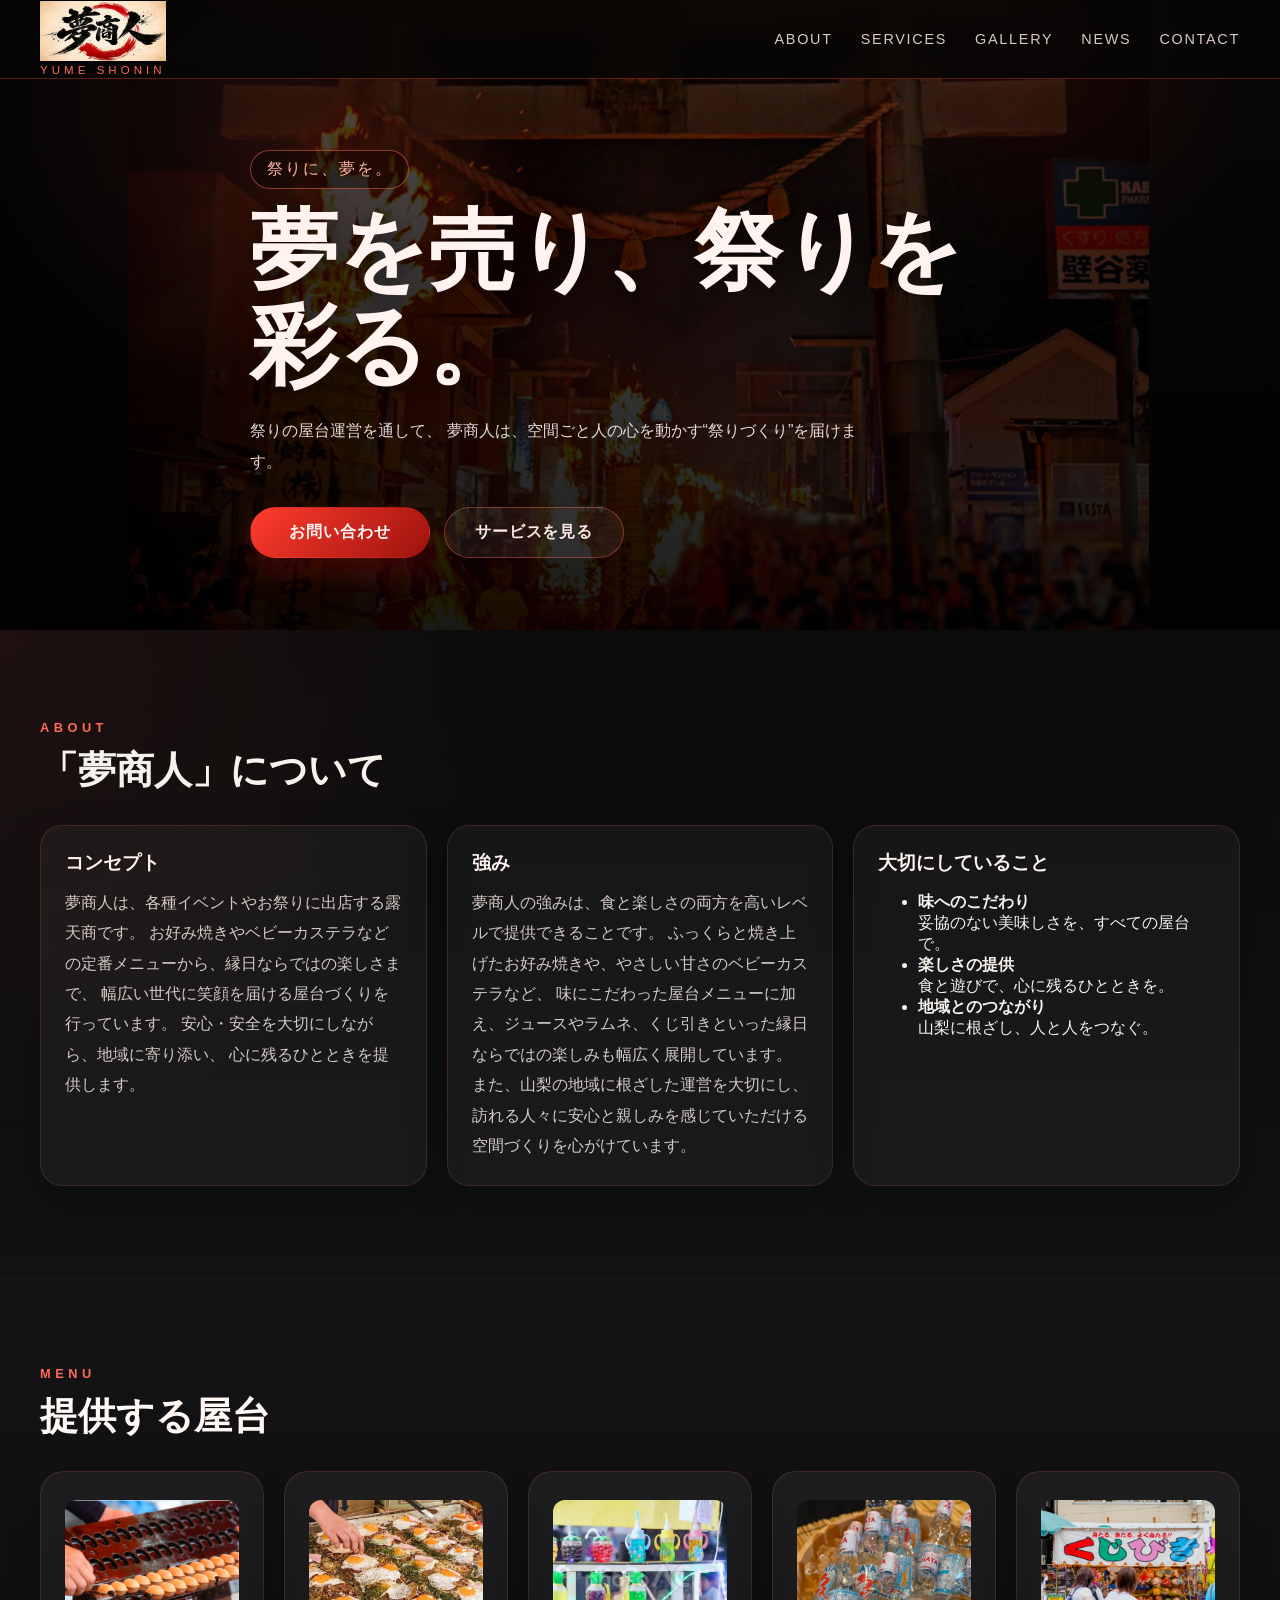
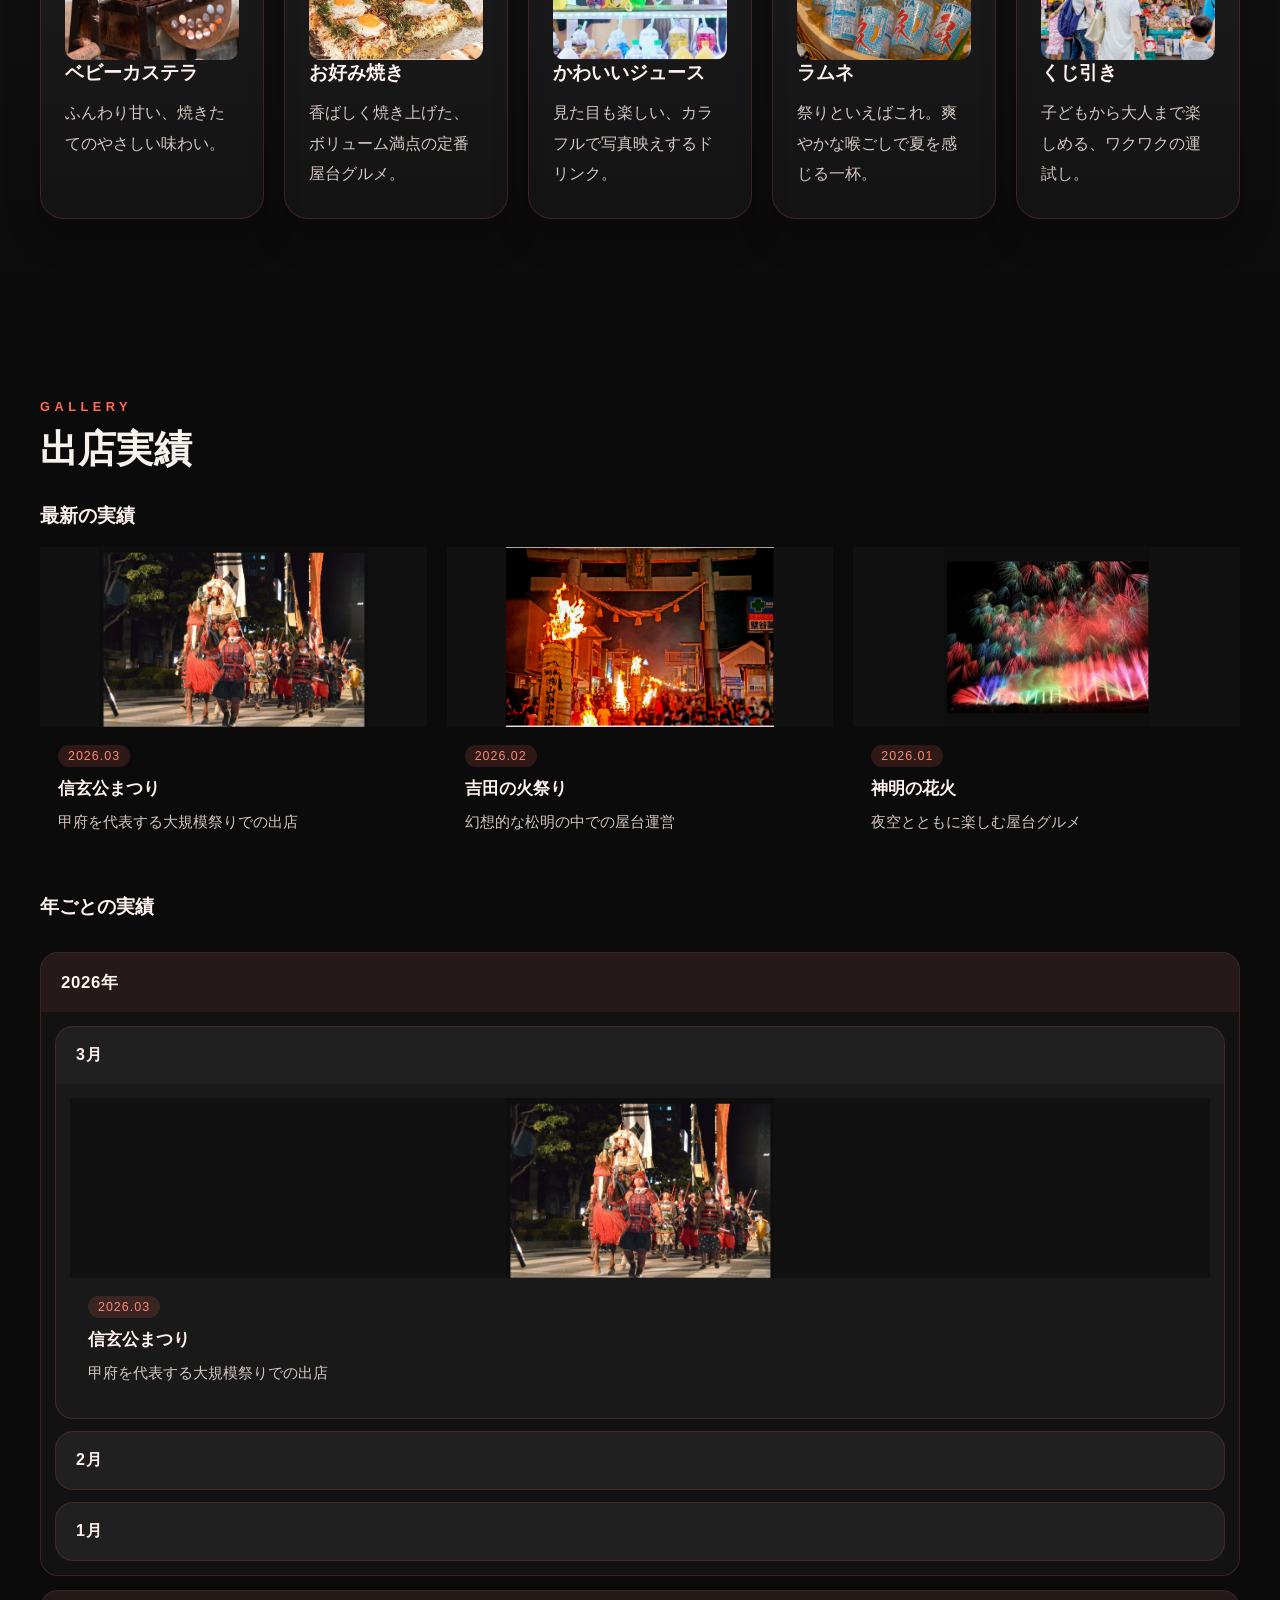
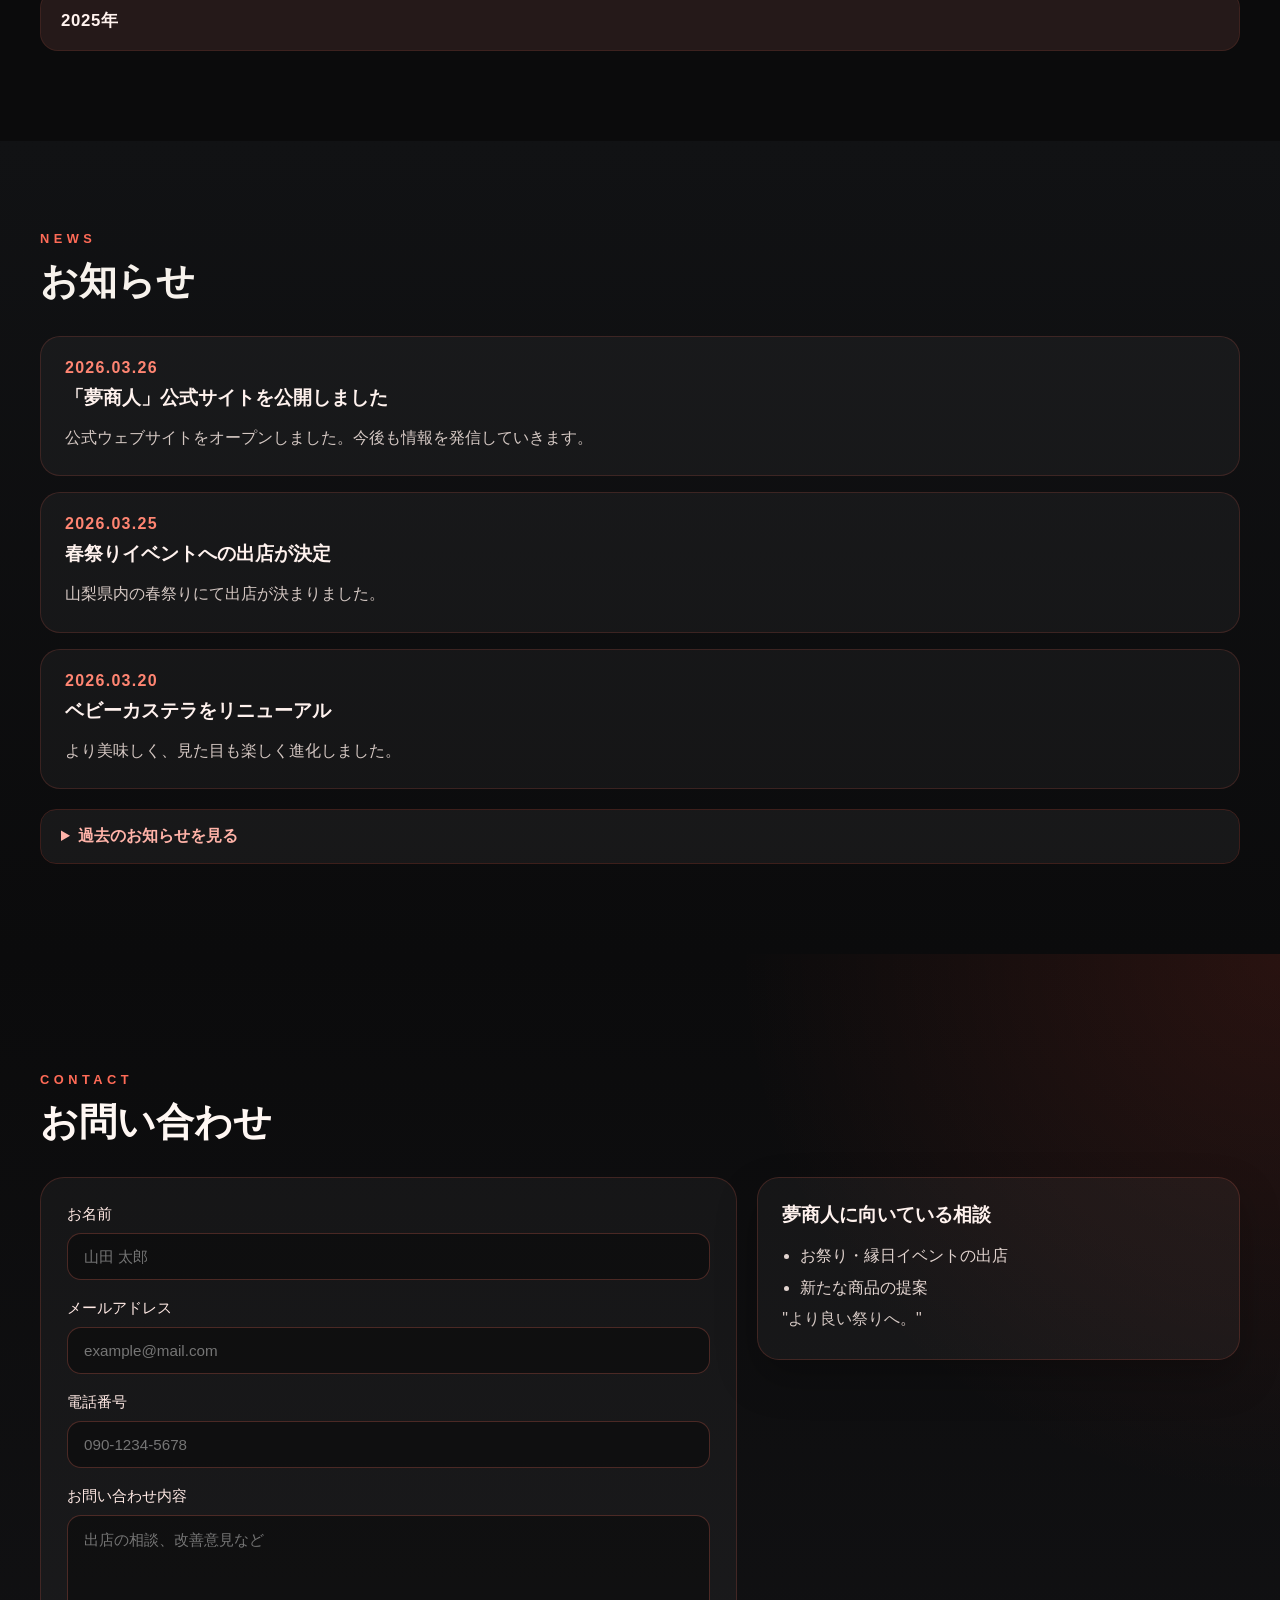
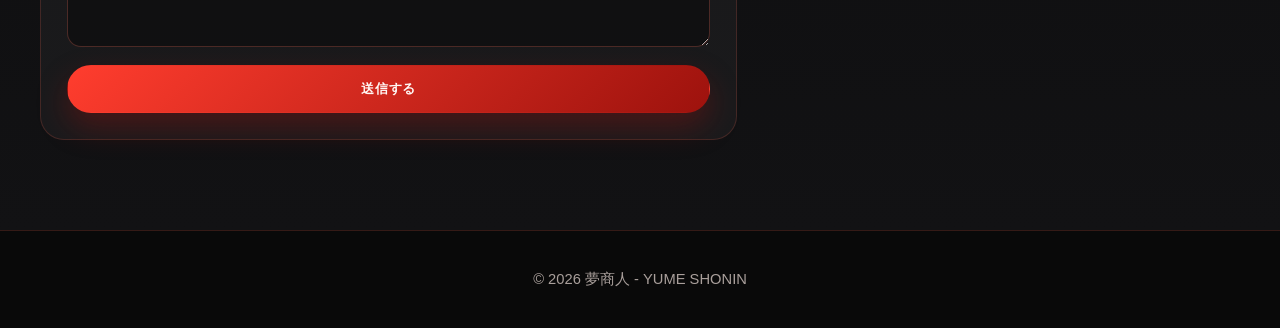
<file: index.html>
<!DOCTYPE html>
<html lang="ja">

<head>
    <meta charset="UTF-8" />
    <meta name="viewport" content="width=device-width, initial-scale=1.0" />
    <title>夢商人 | 祭りの魅力を届ける露天商</title>
    <link rel="stylesheet" href="CSS-1.css" />
</head>

<body>
    <header class="header">
        <div class="container header-inner">
            <div class="logo"> <!--<span class="logo-main">夢商人</span> --> <img src="images/yume-shonin.png"
                    class="logo-main"> <span class="logo-sub">YUME SHONIN</span> </div>
            <nav class="nav"> <a href="#about">ABOUT</a> <a href="#services">SERVICES</a> <a href="#gallery">GALLERY</a>
                <a href="#news">NEWS</a> <a href="#contact">CONTACT</a> </nav>
        </div>
    </header>
    <main>
        <section class="hero">
            <div class="hero-overlay"></div>
            <div class="container hero-content">
                <p class="hero-copy-top">祭りに、夢を。</p>
                <h1>夢を売り、祭りを彩る。</h1>
                <p class="hero-text"> 祭りの屋台運営を通して、 夢商人は、空間ごと人の心を動かす“祭りづくり”を届けます。 </p>
                <div class="hero-buttons"> <a class="btn btn-primary" href="#contact">お問い合わせ</a> <a
                        class="btn btn-secondary" href="#services">サービスを見る</a> </div>
            </div>
        </section>
        <section class="section about" id="about">
            <div class="container">
                <div class="section-heading">
                    <p class="section-label">ABOUT</p>
                    <h2>「夢商人」について</h2>
                </div>
                <div class="about-grid">
                    <div class="about-card">
                        <h3>コンセプト</h3>
                        <p> 夢商人は、各種イベントやお祭りに出店する露天商です。 お好み焼きやベビーカステラなどの定番メニューから、縁日ならではの楽しさまで、 幅広い世代に笑顔を届ける屋台づくりを行っています。
                            安心・安全を大切にしながら、地域に寄り添い、 心に残るひとときを提供します。 </p>
                    </div>
                    <div class="about-card">
                        <h3>強み</h3>
                        <p> 夢商人の強みは、食と楽しさの両方を高いレベルで提供できることです。 ふっくらと焼き上げたお好み焼きや、やさしい甘さのベビーカステラなど、
                            味にこだわった屋台メニューに加え、ジュースやラムネ、くじ引きといった縁日ならではの楽しみも幅広く展開しています。
                            また、山梨の地域に根ざした運営を大切にし、訪れる人々に安心と親しみを感じていただける空間づくりを心がけています。 </p>
                    </div>
                    <div class="about-card">
                        <h3>大切にしていること</h3>
                        <ul>
                            <li> <strong>味へのこだわり</strong><br> 妥協のない美味しさを、すべての屋台で。 </li>
                            <li> <strong>楽しさの提供</strong><br> 食と遊びで、心に残るひとときを。 </li>
                            <li> <strong>地域とのつながり</strong><br> 山梨に根ざし、人と人をつなぐ。 </li>
                        </ul>
                    </div>
                </div>
            </div>
        </section>
        <section class="section services" id="services">
            <div class="container">
                <div class="section-heading light">
                    <p class="section-label">MENU</p>
                    <h2>提供する屋台</h2>
                </div>
                <div class="service-grid">
                    <article class="service-card"> <img src="images/baby-kasutera.png" class="service-img">
                        <h3>ベビーカステラ</h3>
                        <p>ふんわり甘い、焼きたてのやさしい味わい。</p>
                    </article>
                    <article class="service-card"> <img src="images/okonomiyki.png" class="service-img">
                        <h3>お好み焼き</h3>
                        <p>香ばしく焼き上げた、ボリューム満点の定番屋台グルメ。</p>
                    </article>
                    <article class="service-card"> <img src="images/juce.png" class="service-img">
                        <h3>かわいいジュース</h3>
                        <p>見た目も楽しい、カラフルで写真映えするドリンク。</p>
                    </article>
                    <article class="service-card"> <img src="images/ramune.png" class="service-img">
                        <h3>ラムネ</h3>
                        <p>祭りといえばこれ。爽やかな喉ごしで夏を感じる一杯。</p>
                    </article>
                    <article class="service-card"> <img src="images/kuzibiki.png" class="service-img">
                        <h3>くじ引き</h3>
                        <p>子どもから大人まで楽しめる、ワクワクの運試し。</p>
                    </article>
                </div>
            </div>
        </section>
        <section class="section gallery" id="gallery">
  <div class="container">
    <div class="section-heading">
      <p class="section-label">GALLERY</p>
      <h2>出店実績</h2>
    </div>

    <div class="gallery-latest">
      <h3 class="archive-title">最新の実績</h3>

      <div class="latest-grid">
        <article class="latest-card">
          <img src="images/singenkou.png" alt="信玄公まつり">
          <div class="latest-text">
            <span class="date-tag">2026.03</span>
            <h4>信玄公まつり</h4>
            <p>甲府を代表する大規模祭りでの出店</p>
          </div>
        </article>

        <article class="latest-card">
          <img src="images/himaturi.png" alt="吉田の火祭り">
          <div class="latest-text">
            <span class="date-tag">2026.02</span>
            <h4>吉田の火祭り</h4>
            <p>幻想的な松明の中での屋台運営</p>
          </div>
        </article>

        <article class="latest-card">
          <img src="images/sinnmei.png" alt="神明の花火">
          <div class="latest-text">
            <span class="date-tag">2026.01</span>
            <h4>神明の花火</h4>
            <p>夜空とともに楽しむ屋台グルメ</p>
          </div>
        </article>
      </div>
    </div>

    <div class="gallery-archive">
      <h3 class="archive-title">年ごとの実績</h3>

      <details class="year-group" open>
        <summary>2026年</summary>

        <div class="month-list">
          <details class="month-group" open>
            <summary>3月</summary>
            <div class="month-grid">
              <article class="archive-card">
                <img src="images/singenkou.png" alt="信玄公まつり">
                <div>
                  <span class="date-tag">2026.03</span>
                  <h4>信玄公まつり</h4>
                  <p>甲府を代表する大規模祭りでの出店</p>
                </div>
              </article>
            </div>
          </details>

          <details class="month-group">
            <summary>2月</summary>
            <div class="month-grid">
              <article class="archive-card">
                <img src="images/himaturi.png" alt="吉田の火祭り">
                <div>
                  <span class="date-tag">2026.02</span>
                  <h4>吉田の火祭り</h4>
                  <p>幻想的な松明の中での屋台運営</p>
                </div>
              </article>
            </div>
          </details>

          <details class="month-group">
            <summary>1月</summary>
            <div class="month-grid">
              <article class="archive-card">
                <img src="images/sinnmei.png" alt="神明の花火">
                <div>
                  <span class="date-tag">2026.01</span>
                  <h4>神明の花火</h4>
                  <p>夜空とともに楽しむ屋台グルメ</p>
                </div>
              </article>
            </div>
          </details>
        </div>
      </details>

      <details class="year-group">
        <summary>2025年</summary>

        <div class="month-list">
          <details class="month-group">
            <summary>8月</summary>
            <div class="month-grid">
              <article class="archive-card">
                <img src="images/sinnmei.png" alt="いさわの花火">
                <div>
                  <span class="date-tag">2025.08</span>
                  <h4>いさわの花火</h4>
                  <p>夏の思い出を彩るにぎわい演出</p>
                </div>
              </article>
            </div>
          </details>

          <details class="month-group">
            <summary>7月</summary>
            <div class="month-grid">
              <article class="archive-card">
                <img src="images/himaturi.png" alt="生ノ木祭り">
                <div>
                  <span class="date-tag">2025.07</span>
                  <h4>生ノ木祭り</h4>
                  <p>地域密着の温かい雰囲気づくり</p>
                </div>
              </article>
            </div>
          </details>
        </div>
      </details>
    </div>
  </div>
</section>

           <section class="section news" id="news">
  <div class="container">
    <div class="section-heading">
      <p class="section-label">NEWS</p>
      <h2>お知らせ</h2>
    </div>

    <!-- 最新3件 -->
    <div class="news-list">
      <article class="news-item">
        <time>2026.03.26</time>
        <h3>「夢商人」公式サイトを公開しました</h3>
        <p>公式ウェブサイトをオープンしました。今後も情報を発信していきます。</p>
      </article>

      <article class="news-item">
        <time>2026.03.25</time>
        <h3>春祭りイベントへの出店が決定</h3>
        <p>山梨県内の春祭りにて出店が決まりました。</p>
      </article>

      <article class="news-item">
        <time>2026.03.20</time>
        <h3>ベビーカステラをリニューアル</h3>
        <p>より美味しく、見た目も楽しく進化しました。</p>
      </article>
    </div>

    <!-- 折りたたみ -->
    <details class="news-archive">
      <summary>過去のお知らせを見る</summary>

      <div class="news-list archive">
        <article class="news-item">
          <time>2026.03.18</time>
          <h3>縁日ブース装飾プラン追加</h3>
          <p>写真映えを重視した演出を強化しました。</p>
        </article>

        <article class="news-item">
          <time>2026.03.10</time>
          <h3>お問い合わせフォーム公開</h3>
          <p>簡単に相談できる窓口を設置しました。</p>
        </article>
      </div>
    </details>

  </div>
</section>
        <section class="section contact" id="contact">
            <div class="container contact-inner">
                <div class="section-heading light">
                    <p class="section-label">CONTACT</p>
                    <h2>お問い合わせ</h2>
                </div>
                <div class="contact-grid">
                    <form class="contact-form"
                        action="https://formspree.io/f/xqegkkjp"
                        method="POST">
  <label>
    お名前
    <input type="text" name="name" placeholder="山田 太郎" required />
  </label>

  <label>
    メールアドレス
    <input type="email" name="email" placeholder="example@mail.com" required />
  </label>

  <label>
    電話番号
    <input type="tel" name="tel" placeholder="090-1234-5678" required />
  </label>

  <label>
    お問い合わせ内容
    <textarea name="message" rows="6" placeholder="出店の相談、改善意見など" required></textarea>
  </label>

  <button type="submit" class="btn btn-primary">送信する</button>
</form>
                    <div class="contact-box">
                        <h3>夢商人に向いている相談</h3>
                        <ul>
                            <li>お祭り・縁日イベントの出店</li>
                            <li>新たな商品の提案</li>
                        </ul>
                        <p class="contact-note"> "より良い祭りへ。" </p>
                    </div>
                </div>
            </div>
        </section>
    </main>
    <footer class="footer">
        <div class="container footer-inner">
            <p>© 2026 夢商人 - YUME SHONIN</p>
        </div>
    </footer>
</body>

</html>
</file>
<file: CSS-1.css>
* {
  box-sizing: border-box;
}

html {
  scroll-behavior: smooth;
}

body {
  margin: 0;
  font-family: "Hiragino Kaku Gothic ProN", "Yu Gothic", "Meiryo", sans-serif;
  background: #0b0b0c;
  color: #f7f2ec;
}

a {
  text-decoration: none;
  color: inherit;
}

.container {
  width: min(1100px, calc(100% - 40px));
  margin: 0 auto;
}

.header {
  position: fixed;
  top: 0;
  width: 100%;
  z-index: 100;
  background: rgba(5, 5, 6, 0.82);
  backdrop-filter: blur(10px);
  border-bottom: 1px solid rgba(255, 79, 58, 0.35);
}

.header-inner {
  display: flex;
  align-items: center;
  justify-content: space-between;
  min-height: 78px;
}

.logo {
  display: flex;
  flex-direction: column;
  line-height: 1;
}

.logo-main {
  height:60px;
}

.logo-sub {
  margin-top: 4px;
  font-size: 0.72rem;
  letter-spacing: 0.35em;
  color: #ff6b57;
}

.nav {
  display: flex;
  gap: 28px;
  font-size: 0.9rem;
  letter-spacing: 0.12em;
}

.nav a {
  color: #f2dfd6;
  opacity: 0.9;
  transition: 0.25s;
}

.nav a:hover {
  color: #ff6b57;
  opacity: 1;
}

.hero {
  position: relative;
  min-height: 70vh;
  padding-top: 78px;
  display: flex;
  align-items: center;
  overflow: hidden;
  background:
    radial-gradient(circle at 20% 20%, rgba(255, 103, 77, 0.25), transparent 24%),
    radial-gradient(circle at 80% 10%, rgba(255, 66, 33, 0.18), transparent 20%),
    linear-gradient(180deg, rgba(15, 6, 7, 0.3), rgba(5, 5, 6, 0.5)),
    url("images/himaturi.png") center/80% no-repeat;
}

.hero-overlay {
  position: absolute;
  inset: 0;
  background:
    linear-gradient(90deg, rgba(0, 0, 0, 0.55), rgba(0, 0, 0, 0.2)),
    linear-gradient(180deg, rgba(0, 0, 0, 0.15), rgba(0, 0, 0, 0.65));
}

.hero-content {
  position: relative;
  z-index: 1;
  padding: 70px 0;
  max-width: 780px;
}

.hero-copy-top {
  display: inline-block;
  margin: 0 0 14px;
  padding: 8px 16px;
  border: 1px solid rgba(255, 107, 87, 0.5);
  border-radius: 999px;
  background: rgba(0, 0, 0, 0.35);
  color: #ffb3a8;
  letter-spacing: 0.12em;
}

.hero h1 {
  margin: 0;
  font-size: clamp(3rem, 7vw, 5.5rem);
  line-height: 1.08;
  font-weight: 900;
  color: #fff3ef;
  text-shadow: 0 6px 20px rgba(0, 0, 0, 0.5);
}

.hero-text {
  max-width: 620px;
  margin: 22px 0 0;
  font-size: 1.02rem;
  line-height: 1.9;
  color: rgba(255, 244, 240, 0.88);
}

.hero-buttons {
  display: flex;
  flex-wrap: wrap;
  gap: 14px;
  margin-top: 30px;
}

.btn {
  display: inline-flex;
  align-items: center;
  justify-content: center;
  min-width: 180px;
  padding: 14px 22px;
  border-radius: 999px;
  font-weight: 700;
  letter-spacing: 0.06em;
  transition: 0.25s;
  border: 1px solid transparent;
}

.btn:hover {
  transform: translateY(-2px);
}

.btn-primary {
  background: linear-gradient(135deg, #ff3d2e, #9d120d);
  color: #fff8f5;
  box-shadow: 0 14px 30px rgba(157, 18, 13, 0.35);
}

.btn-secondary {
  background: rgba(255, 255, 255, 0.06);
  border-color: rgba(255, 107, 87, 0.4);
  color: #ffe9e4;
}

.section {
  padding: 90px 0;
}

.section-heading {
  margin-bottom: 30px;
}

.section-heading.light {
  color: #fff7f3;
}

.section-label {
  margin: 0 0 10px;
  color: #ff6b57;
  letter-spacing: 0.35em;
  font-size: 0.8rem;
  font-weight: 700;
}

.section-heading h2 {
  margin: 0;
  font-size: clamp(1.8rem, 3vw, 2.6rem);
  line-height: 1.3;
}

.about {
  background:
    radial-gradient(circle at top left, rgba(255, 84, 61, 0.08), transparent 35%),
    linear-gradient(180deg, #0b0b0c, #111214);
}

.about-grid,
.service-grid,
.contact-grid {
  display: grid;
  gap: 20px;
}

.about-grid {
  grid-template-columns: repeat(3, 1fr);
}

.about-card,
.contact-box {
  background: rgba(255, 255, 255, 0.04);
  border: 1px solid rgba(255, 107, 87, 0.18);
  border-radius: 22px;
  padding: 24px;
  box-shadow: 0 18px 40px rgba(0, 0, 0, 0.25);
}

.about-card h3,
.contact-box h3,
.service-card h3,
.news-item h3,
.gallery-text h3 {
  margin-top: 0;
  margin-bottom: 12px;
  color: #fff2ee;
}

.about-card p,
.contact-box p,
.service-card p,
.news-item p,
.gallery-text p {
  margin: 0;
  color: rgba(255, 239, 233, 0.82);
  line-height: 1.9;
}

.services {
  background:
    linear-gradient(180deg, #141416, #0b0b0c),
    radial-gradient(circle at 80% 20%, rgba(255, 74, 46, 0.09), transparent 30%);
}

 .service-grid {
  grid-template-columns: repeat(auto-fit, minmax(220px, 1fr));
}
.service-img {
  width: 100%;
  height: 160px;
  object-fit: cover;
  border-radius: 12px;
  display: block;
}

.service-card {
  padding: 28px 24px;
  border-radius: 24px;
  background:
    linear-gradient(180deg, rgba(255, 255, 255, 0.05), rgba(255, 255, 255, 0.03));
  border: 1px solid rgba(255, 107, 87, 0.18);
  box-shadow: 0 18px 35px rgba(0, 0, 0, 0.22);
}

.service-icon {
  display: inline-flex;
  align-items: center;
  justify-content: center;
  width: 52px;
  height: 52px;
  margin-bottom: 18px;
  border-radius: 16px;
  background: linear-gradient(135deg, #ff4b3a, #8b100c);
  color: #fff;
  font-weight: 800;
}

.gallery {
  background: #0b0b0c;
}

.archive-title {
  margin: 0 0 18px;
  font-size: 1.2rem;
  color: #fff2ee;
}

.gallery-latest {
  margin-bottom: 40px;
}

.container {
  width: min(1200px, calc(100% - 48px));
  margin: 0 auto;
}

.service-grid,
.latest-grid {
  display: grid;
  gap: 20px;
  grid-template-columns: repeat(auto-fit, minmax(220px, 1fr));
}

.service-img {
  width: 100%;
  height: 160px;
  object-fit: cover;
  border-radius: 12px;
  display: block;
}

.latest-card img,
.archive-card img {
  width: 100%;
  height: 180px;
  object-fit: contain;
  display: block;
  background: #111;
}

.latest-text,
.archive-card > div {
  padding: 18px;
}

.date-tag {
  display: inline-block;
  margin-bottom: 10px;
  padding: 4px 10px;
  border-radius: 999px;
  background: rgba(255, 107, 87, 0.15);
  color: #ff8572;
  font-size: 0.78rem;
  letter-spacing: 0.08em;
}

.latest-text h4,
.archive-card h4 {
  margin: 0 0 8px;
  color: #fff2ee;
  font-size: 1.05rem;
}

.latest-text p,
.archive-card p {
  margin: 0;
  color: rgba(255, 239, 233, 0.82);
  line-height: 1.8;
  font-size: 0.95rem;
}

.gallery-archive {
  display: grid;
  gap: 14px;
}

.year-group,
.month-group {
  border: 1px solid rgba(255, 107, 87, 0.18);
  border-radius: 18px;
  background: rgba(255, 255, 255, 0.03);
  overflow: hidden;
}

.year-group > summary,
.month-group > summary {
  cursor: pointer;
  list-style: none;
  padding: 18px 20px;
  color: #fff2ee;
  font-weight: 700;
  letter-spacing: 0.04em;
}

.year-group > summary::-webkit-details-marker,
.month-group > summary::-webkit-details-marker {
  display: none;
}

.year-group > summary {
  background: rgba(255, 107, 87, 0.08);
  font-size: 1.05rem;
}

.month-list {
  display: grid;
  gap: 12px;
  padding: 14px;
}

.month-group > summary {
  background: rgba(255, 255, 255, 0.03);
}

.month-grid {
  padding: 14px;
  display: grid;
  gap: 14px;
}

.news {
  background:
    linear-gradient(180deg, #111214, #0b0b0c);
}

.news-list {
  display: grid;
  gap: 16px;
}

.news-item {
  padding: 22px 24px;
  border-radius: 20px;
  background: rgba(255, 255, 255, 0.04);
  border: 1px solid rgba(255, 107, 87, 0.16);
}

.news-item time {
  display: inline-block;
  margin-bottom: 8px;
  color: #ff8572;
  font-weight: 700;
  letter-spacing: 0.08em;
}
.news-archive {
  margin-top: 20px;
  border-radius: 16px;
  border: 1px solid rgba(255, 107, 87, 0.2);
  overflow: hidden;
}

.news-archive summary {
  cursor: pointer;
  padding: 16px 20px;
  background: rgba(255, 255, 255, 0.05);
  font-weight: 700;
  color: #ffb3a8;
  transition: 0.2s;
}

.news-archive summary:hover {
  background: rgba(255, 107, 87, 0.1);
}

.news-archive[open] summary {
  border-bottom: 1px solid rgba(255, 107, 87, 0.2);
}

.news-archive .archive {
  padding: 16px;
}

.contact {
  background:
    radial-gradient(circle at top right, rgba(255, 71, 45, 0.12), transparent 35%),
    linear-gradient(180deg, #0b0b0c, #121214);
}

.contact-inner {
  padding: 28px 0 0;
}

.contact-grid {
  grid-template-columns: 1.3fr 0.9fr;
  align-items: start;
}

.contact-form {
  display: grid;
  gap: 18px;
  padding: 26px;
  border-radius: 24px;
  background: rgba(255, 255, 255, 0.04);
  border: 1px solid rgba(255, 107, 87, 0.18);
}

.contact-form label {
  display: grid;
  gap: 8px;
  font-size: 0.95rem;
  color: #ffe9e4;
}

.contact-form input,
.contact-form textarea {
  width: 100%;
  border: 1px solid rgba(255, 122, 102, 0.25);
  border-radius: 14px;
  padding: 14px 16px;
  background: rgba(0, 0, 0, 0.35);
  color: #fff;
  outline: none;
  font: inherit;
}

.contact-form input:focus,
.contact-form textarea:focus {
  border-color: #ff6b57;
  box-shadow: 0 0 0 3px rgba(255, 107, 87, 0.14);
}

.contact-box ul {
  margin: 0;
  padding-left: 18px;
  line-height: 2;
  color: rgba(255, 239, 233, 0.88);
}

.contact-note {
  margin-top: 18px;
  color: #ffb9ae;
}

.footer {
  padding: 24px 0;
  border-top: 1px solid rgba(255, 107, 87, 0.18);
  background: #090909;
}

.footer-inner {
  text-align: center;
  color: rgba(255, 239, 233, 0.65);
  font-size: 0.92rem;
}

@media (max-width: 900px) {
  .nav {
    gap: 16px;
    flex-wrap: wrap;
    justify-content: flex-end;
  }

  .about-grid,
  .service-grid,
  .contact-grid {
    grid-template-columns: 1fr;
  }

  .gallery-grid {
    grid-template-columns: 1fr 1fr;
    grid-template-rows: auto;
  }

  .gallery-item.large {
    grid-row: auto;
    min-height: 280px;
  }
}

@media (max-width: 640px) {
  .header-inner {
    flex-direction: column;
    justify-content: center;
    gap: 10px;
    padding: 12px 0;
  }

  .nav {
    justify-content: center;
    gap: 12px;
    font-size: 0.78rem;
  }

  .hero {
    min-height: auto;
    padding-top: 140px;
    padding-bottom: 80px;
  }

  .hero h1 {
    font-size: 2.6rem;
  }

  .btn {
    width: 100%;
  }

  .hero-buttons {
    flex-direction: column;
  }

  .gallery-grid {
    grid-template-columns: 1fr;
  }
  .service-img {
  width: 100%;
  height: 160px;        /* ← 高さを固定 */
  object-fit: cover;    /* ← はみ出た部分をトリミング */
  border-radius: 12px;
}
  
}
</file>
